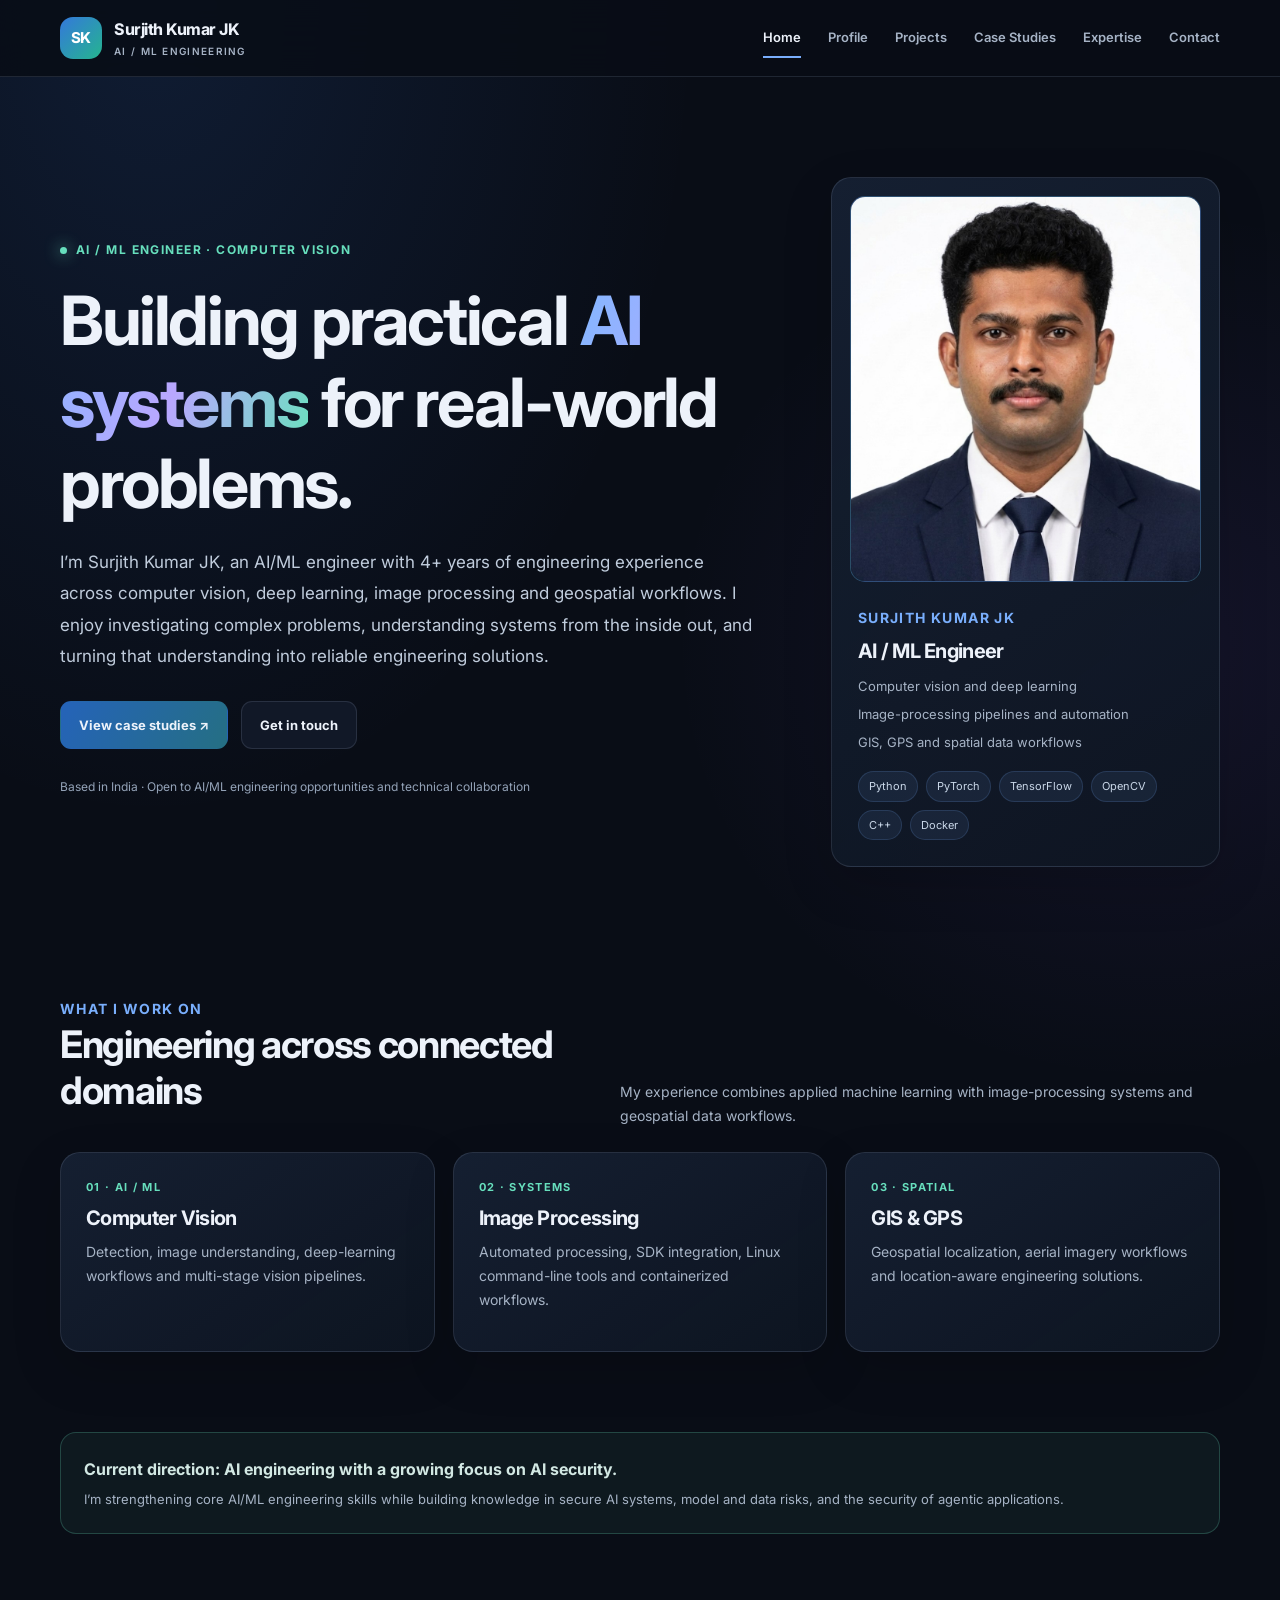
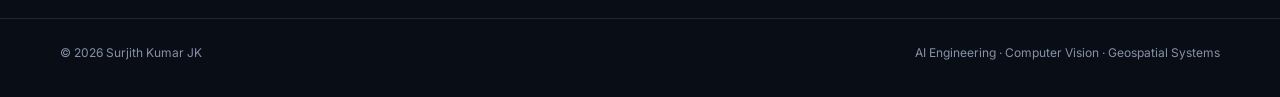
<file: index.html>
<!doctype html>
<html lang="en">
<head>
  <meta charset="utf-8">
  <meta name="viewport" content="width=device-width, initial-scale=1">
  <title>Surjith Kumar JK | AI/ML Engineer</title>
  <meta name="description" content="Surjith Kumar JK — AI/ML Engineer focused on computer vision, image processing and geospatial engineering.">
  <meta name="author" content="Surjith Kumar JK">
  <meta name="theme-color" content="#090d16">
  <link rel="canonical" href="https://surjithkumar-jk.github.io/">
  <meta property="og:type" content="website">
  <meta property="og:title" content="Surjith Kumar JK | AI/ML Engineer">
  <meta property="og:description" content="Surjith Kumar JK — AI/ML Engineer focused on computer vision, image processing and geospatial engineering.">
  <meta property="og:url" content="https://surjithkumar-jk.github.io/">
  <meta name="twitter:card" content="summary">
  <link rel="icon" href="assets/favicon.svg" type="image/svg+xml">
  <link rel="preconnect" href="https://fonts.googleapis.com">
  <link rel="preconnect" href="https://fonts.gstatic.com" crossorigin>
  <link href="https://fonts.googleapis.com/css2?family=Inter:wght@400;500;600;700;800&display=swap" rel="stylesheet">
  <link rel="stylesheet" href="assets/styles.css">
</head>
<body>
<a class="skip-link" href="#main">Skip to content</a>
<header class="site-header">
  <div class="container nav-wrap">
    <a class="brand" href="index.html" aria-label="Surjith Kumar JK home">
      <span class="brand-mark" aria-hidden="true">SK</span><span>Surjith Kumar JK<small>AI / ML Engineering</small></span>
    </a>
    <button class="menu-toggle" type="button" aria-label="Toggle navigation" aria-expanded="false" aria-controls="site-nav">&#9776;</button>
    <nav class="nav-links" id="site-nav" aria-label="Main navigation">
      <a href="index.html" aria-current="page">Home</a>
      <a href="profile.html">Profile</a>
      <a href="projects.html">Projects</a>
      <a href="case-studies.html">Case Studies</a>
      <a href="expertise.html">Expertise</a>
      <a href="contact.html">Contact</a>
    </nav>
  </div>
</header>
<main id="main">
<div class="container">
  <section class="hero">
    <div>
      <span class="eyebrow">AI / ML Engineer · Computer Vision</span>
      <h1>Building practical <span class="gradient">AI systems</span> for real-world problems.</h1>
      <p class="lead">I’m Surjith Kumar JK, an AI/ML engineer with 4+ years of engineering experience across computer vision, deep learning, image processing and geospatial workflows. I enjoy investigating complex problems, understanding systems from the inside out, and turning that understanding into reliable engineering solutions.</p>
      <div class="hero-actions">
        <a class="button primary" href="case-studies.html">View case studies &#8599;</a>
        <a class="button" href="contact.html">Get in touch</a>
      </div>
      <p class="note">Based in India · Open to AI/ML engineering opportunities and technical collaboration</p>
    </div>
    <aside class="hero-panel hero-profile-card">
      <div class="profile-photo-frame home-photo-frame">
        <span class="photo-fallback" aria-hidden="true">SK</span>
        <img class="profile-photo" src="assets/images/SurjithKumar-JK.jpg" alt="Portrait of Surjith Kumar JK" width="640" height="800" decoding="async" onerror="this.remove()">
      </div>
      <div class="profile-card-copy">
        <span class="small-title">Surjith Kumar JK</span>
        <h3>AI / ML Engineer</h3>
        <p>Computer vision and deep learning</p>
        <p>Image-processing pipelines and automation</p>
        <p>GIS, GPS and spatial data workflows</p>
        <div class="tag-list"><span class="tag">Python</span><span class="tag">PyTorch</span><span class="tag">TensorFlow</span><span class="tag">OpenCV</span><span class="tag">C++</span><span class="tag">Docker</span></div>
      </div>
    </aside>
  </section>

  <section class="section">
    <div class="section-head"><div><span class="small-title">What I work on</span><h2>Engineering across connected domains</h2></div><p>My experience combines applied machine learning with image-processing systems and geospatial data workflows.</p></div>
    <div class="grid three">
      <article class="card"><div class="kicker">01 · AI / ML</div><h3>Computer Vision</h3><p>Detection, image understanding, deep-learning workflows and multi-stage vision pipelines.</p></article>
      <article class="card"><div class="kicker">02 · Systems</div><h3>Image Processing</h3><p>Automated processing, SDK integration, Linux command-line tools and containerized workflows.</p></article>
      <article class="card"><div class="kicker">03 · Spatial</div><h3>GIS &amp; GPS</h3><p>Geospatial localization, aerial imagery workflows and location-aware engineering solutions.</p></article>
    </div>
  </section>

  <section class="section">
    <div class="callout"><strong>Current direction: AI engineering with a growing focus on AI security.</strong><p>I’m strengthening core AI/ML engineering skills while building knowledge in secure AI systems, model and data risks, and the security of agentic applications.</p></div>
  </section>
</div>
</main>
<footer class="site-footer">
  <div class="container footer-row">
    <span>&copy; <span data-year>2026</span> Surjith Kumar JK</span>
    <span>AI Engineering · Computer Vision · Geospatial Systems</span>
  </div>
</footer>
<script src="assets/script.js" defer></script>
</body>
</html>
</file>
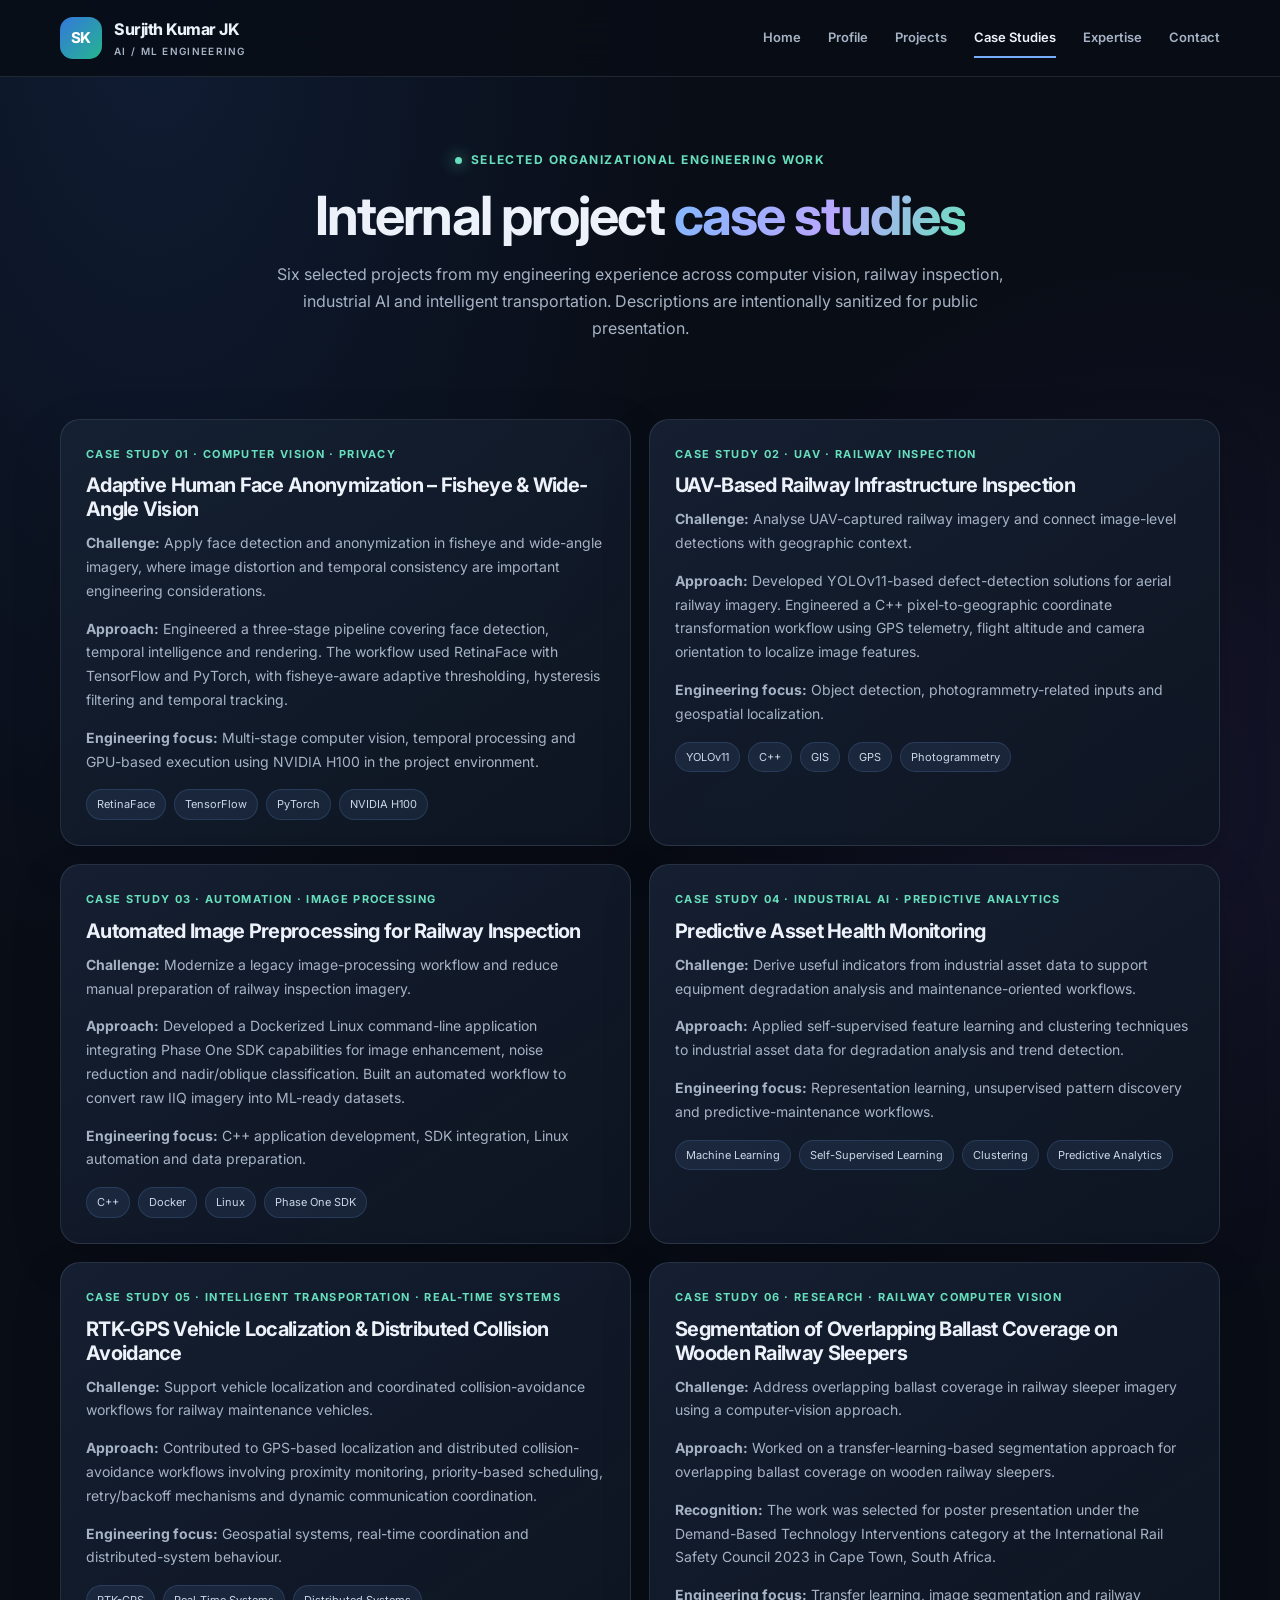
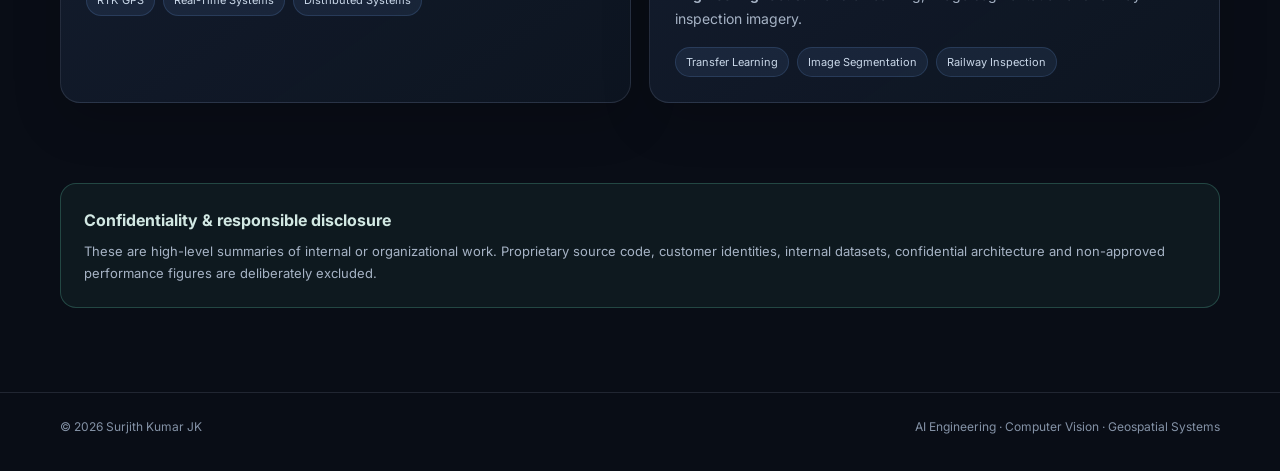
<file: case-studies.html>
<!doctype html>
<html lang="en">
<head>
  <meta charset="utf-8">
  <meta name="viewport" content="width=device-width, initial-scale=1">
  <title>Case Studies | Surjith Kumar JK</title>
  <meta name="description" content="Sanitized case studies from internal AI, computer vision, railway inspection and intelligent transportation engineering projects.">
  <meta name="author" content="Surjith Kumar JK">
  <meta name="theme-color" content="#090d16">
  <link rel="canonical" href="https://surjithkumar-jk.github.io/case-studies.html">
  <meta property="og:type" content="website">
  <meta property="og:title" content="Case Studies | Surjith Kumar JK">
  <meta property="og:description" content="Sanitized case studies from internal AI, computer vision, railway inspection and intelligent transportation engineering projects.">
  <meta property="og:url" content="https://surjithkumar-jk.github.io/case-studies.html">
  <meta name="twitter:card" content="summary">
  <link rel="icon" href="assets/favicon.svg" type="image/svg+xml">
  <link rel="preconnect" href="https://fonts.googleapis.com">
  <link rel="preconnect" href="https://fonts.gstatic.com" crossorigin>
  <link href="https://fonts.googleapis.com/css2?family=Inter:wght@400;500;600;700;800&display=swap" rel="stylesheet">
  <link rel="stylesheet" href="assets/styles.css">
</head>
<body>
<a class="skip-link" href="#main">Skip to content</a>
<header class="site-header">
  <div class="container nav-wrap">
    <a class="brand" href="index.html" aria-label="Surjith Kumar JK home">
      <span class="brand-mark" aria-hidden="true">SK</span><span>Surjith Kumar JK<small>AI / ML Engineering</small></span>
    </a>
    <button class="menu-toggle" type="button" aria-label="Toggle navigation" aria-expanded="false" aria-controls="site-nav">&#9776;</button>
    <nav class="nav-links" id="site-nav" aria-label="Main navigation">
      <a href="index.html">Home</a>
      <a href="profile.html">Profile</a>
      <a href="projects.html">Projects</a>
      <a href="case-studies.html" aria-current="page">Case Studies</a>
      <a href="expertise.html">Expertise</a>
      <a href="contact.html">Contact</a>
    </nav>
  </div>
</header>
<main id="main">
<div class="container">
  <header class="page-intro">
    <span class="eyebrow">Selected organizational engineering work</span>
    <h1>Internal project <span class="gradient">case studies</span></h1>
    <p>Six selected projects from my engineering experience across computer vision, railway inspection, industrial AI and intelligent transportation. Descriptions are intentionally sanitized for public presentation.</p>
  </header>

  <section class="section">
    <div class="grid">
      <article class="card">
        <div class="kicker">Case study 01 · Computer vision · Privacy</div>
        <h3>Adaptive Human Face Anonymization – Fisheye &amp; Wide-Angle Vision</h3>
        <p><strong>Challenge:</strong> Apply face detection and anonymization in fisheye and wide-angle imagery, where image distortion and temporal consistency are important engineering considerations.</p>
        <p><strong>Approach:</strong> Engineered a three-stage pipeline covering face detection, temporal intelligence and rendering. The workflow used RetinaFace with TensorFlow and PyTorch, with fisheye-aware adaptive thresholding, hysteresis filtering and temporal tracking.</p>
        <p><strong>Engineering focus:</strong> Multi-stage computer vision, temporal processing and GPU-based execution using NVIDIA H100 in the project environment.</p>
        <div class="tag-list"><span class="tag">RetinaFace</span><span class="tag">TensorFlow</span><span class="tag">PyTorch</span><span class="tag">NVIDIA H100</span></div>
      </article>
      <article class="card">
        <div class="kicker">Case study 02 · UAV · Railway inspection</div>
        <h3>UAV-Based Railway Infrastructure Inspection</h3>
        <p><strong>Challenge:</strong> Analyse UAV-captured railway imagery and connect image-level detections with geographic context.</p>
        <p><strong>Approach:</strong> Developed YOLOv11-based defect-detection solutions for aerial railway imagery. Engineered a C++ pixel-to-geographic coordinate transformation workflow using GPS telemetry, flight altitude and camera orientation to localize image features.</p>
        <p><strong>Engineering focus:</strong> Object detection, photogrammetry-related inputs and geospatial localization.</p>
        <div class="tag-list"><span class="tag">YOLOv11</span><span class="tag">C++</span><span class="tag">GIS</span><span class="tag">GPS</span><span class="tag">Photogrammetry</span></div>
      </article>
      <article class="card">
        <div class="kicker">Case study 03 · Automation · Image processing</div>
        <h3>Automated Image Preprocessing for Railway Inspection</h3>
        <p><strong>Challenge:</strong> Modernize a legacy image-processing workflow and reduce manual preparation of railway inspection imagery.</p>
        <p><strong>Approach:</strong> Developed a Dockerized Linux command-line application integrating Phase One SDK capabilities for image enhancement, noise reduction and nadir/oblique classification. Built an automated workflow to convert raw IIQ imagery into ML-ready datasets.</p>
        <p><strong>Engineering focus:</strong> C++ application development, SDK integration, Linux automation and data preparation.</p>
        <div class="tag-list"><span class="tag">C++</span><span class="tag">Docker</span><span class="tag">Linux</span><span class="tag">Phase One SDK</span></div>
      </article>
      <article class="card">
        <div class="kicker">Case study 04 · Industrial AI · Predictive analytics</div>
        <h3>Predictive Asset Health Monitoring</h3>
        <p><strong>Challenge:</strong> Derive useful indicators from industrial asset data to support equipment degradation analysis and maintenance-oriented workflows.</p>
        <p><strong>Approach:</strong> Applied self-supervised feature learning and clustering techniques to industrial asset data for degradation analysis and trend detection.</p>
        <p><strong>Engineering focus:</strong> Representation learning, unsupervised pattern discovery and predictive-maintenance workflows.</p>
        <div class="tag-list"><span class="tag">Machine Learning</span><span class="tag">Self-Supervised Learning</span><span class="tag">Clustering</span><span class="tag">Predictive Analytics</span></div>
      </article>
      <article class="card">
        <div class="kicker">Case study 05 · Intelligent transportation · Real-time systems</div>
        <h3>RTK-GPS Vehicle Localization &amp; Distributed Collision Avoidance</h3>
        <p><strong>Challenge:</strong> Support vehicle localization and coordinated collision-avoidance workflows for railway maintenance vehicles.</p>
        <p><strong>Approach:</strong> Contributed to GPS-based localization and distributed collision-avoidance workflows involving proximity monitoring, priority-based scheduling, retry/backoff mechanisms and dynamic communication coordination.</p>
        <p><strong>Engineering focus:</strong> Geospatial systems, real-time coordination and distributed-system behaviour.</p>
        <div class="tag-list"><span class="tag">RTK-GPS</span><span class="tag">Real-Time Systems</span><span class="tag">Distributed Systems</span></div>
      </article>
      <article class="card">
        <div class="kicker">Case study 06 · Research · Railway computer vision</div>
        <h3>Segmentation of Overlapping Ballast Coverage on Wooden Railway Sleepers</h3>
        <p><strong>Challenge:</strong> Address overlapping ballast coverage in railway sleeper imagery using a computer-vision approach.</p>
        <p><strong>Approach:</strong> Worked on a transfer-learning-based segmentation approach for overlapping ballast coverage on wooden railway sleepers.</p>
        <p><strong>Recognition:</strong> The work was selected for poster presentation under the Demand-Based Technology Interventions category at the International Rail Safety Council 2023 in Cape Town, South Africa.</p>
        <p><strong>Engineering focus:</strong> Transfer learning, image segmentation and railway inspection imagery.</p>
        <div class="tag-list"><span class="tag">Transfer Learning</span><span class="tag">Image Segmentation</span><span class="tag">Railway Inspection</span></div>
      </article>
    </div>
  </section>

  <section class="section">
    <div class="callout">
      <strong>Confidentiality &amp; responsible disclosure</strong>
      <p>These are high-level summaries of internal or organizational work. Proprietary source code, customer identities, internal datasets, confidential architecture and non-approved performance figures are deliberately excluded.</p>
    </div>
  </section>
</div>
</main>
<footer class="site-footer">
  <div class="container footer-row">
    <span>&copy; <span data-year>2026</span> Surjith Kumar JK</span>
    <span>AI Engineering · Computer Vision · Geospatial Systems</span>
  </div>
</footer>
<script src="assets/script.js" defer></script>
</body>
</html>
</file>
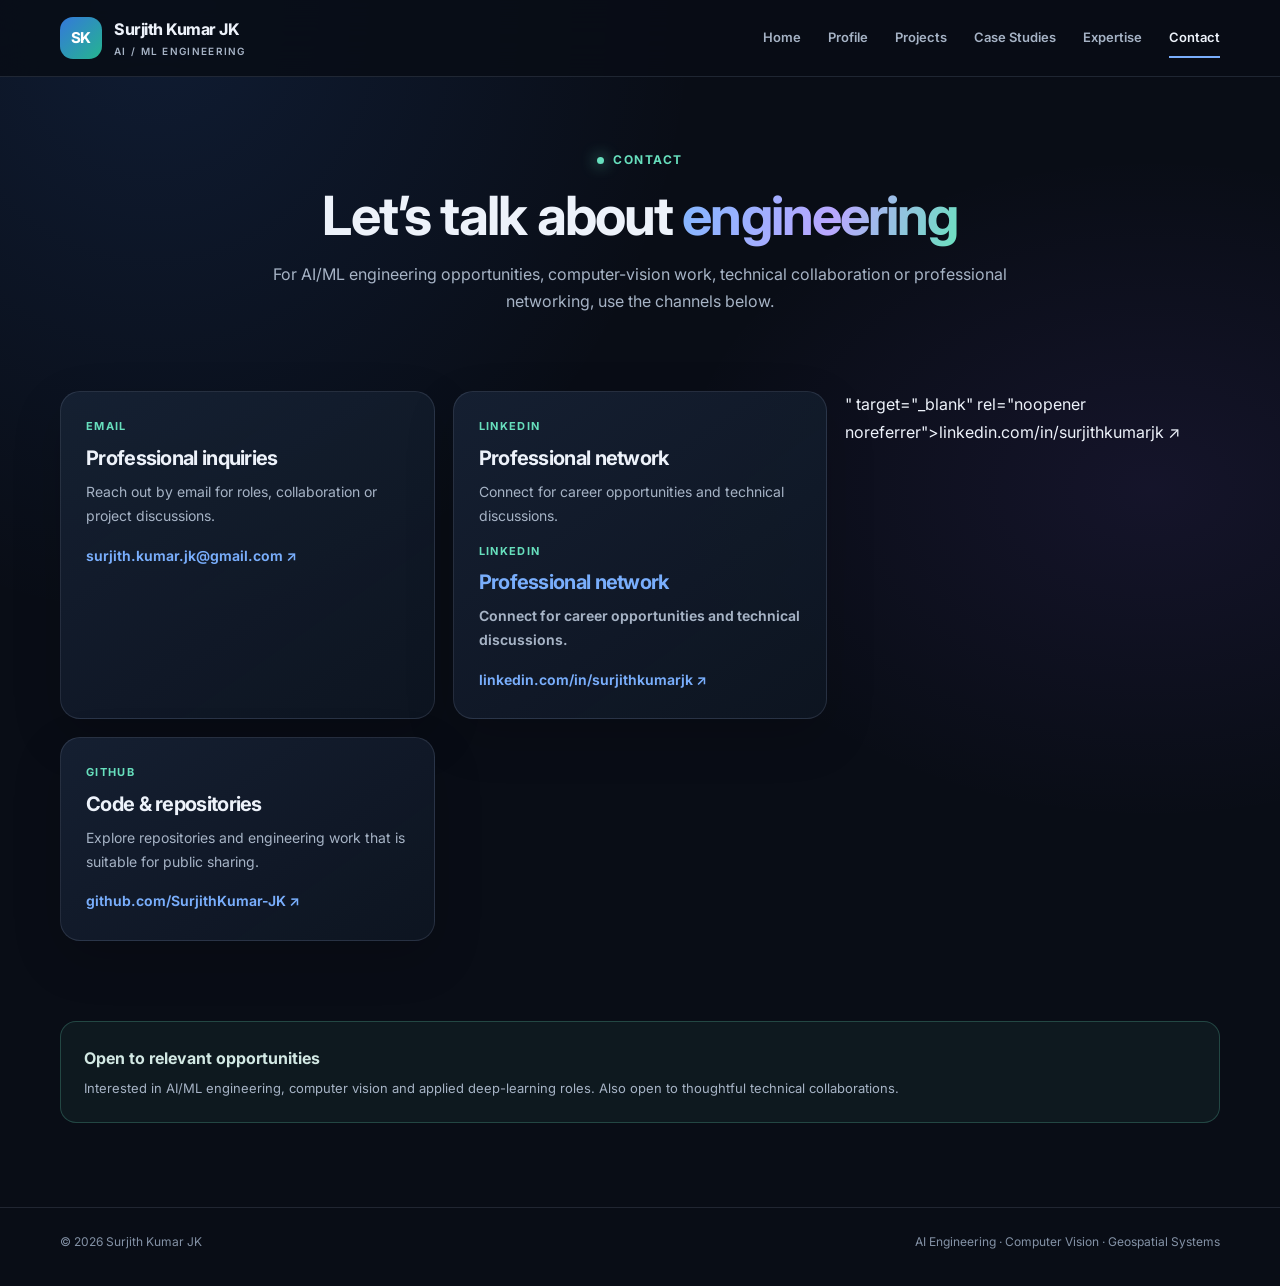
<file: contact.html>
<!doctype html>
<html lang="en">
<head>
  <meta charset="utf-8">
  <meta name="viewport" content="width=device-width, initial-scale=1">
  <title>Contact | Surjith Kumar JK</title>
  <meta name="description" content="Contact Surjith Kumar JK for AI/ML engineering opportunities and collaboration.">
  <meta name="author" content="Surjith Kumar JK">
  <meta name="theme-color" content="#090d16">
  <link rel="canonical" href="https://surjithkumar-jk.github.io/contact.html">
  <meta property="og:type" content="website">
  <meta property="og:title" content="Contact | Surjith Kumar JK">
  <meta property="og:description" content="Contact Surjith Kumar JK for AI/ML engineering opportunities and collaboration.">
  <meta property="og:url" content="https://surjithkumar-jk.github.io/contact.html">
  <meta name="twitter:card" content="summary">
  <link rel="icon" href="assets/favicon.svg" type="image/svg+xml">
  <link rel="preconnect" href="https://fonts.googleapis.com">
  <link rel="preconnect" href="https://fonts.gstatic.com" crossorigin>
  <link href="https://fonts.googleapis.com/css2?family=Inter:wght@400;500;600;700;800&display=swap" rel="stylesheet">
  <link rel="stylesheet" href="assets/styles.css">
</head>
<body>
<a class="skip-link" href="#main">Skip to content</a>
<header class="site-header">
  <div class="container nav-wrap">
    <a class="brand" href="index.html" aria-label="Surjith Kumar JK home">
      <span class="brand-mark" aria-hidden="true">SK</span><span>Surjith Kumar JK<small>AI / ML Engineering</small></span>
    </a>
    <button class="menu-toggle" type="button" aria-label="Toggle navigation" aria-expanded="false" aria-controls="site-nav">&#9776;</button>
    <nav class="nav-links" id="site-nav" aria-label="Main navigation">
      <a href="index.html">Home</a>
      <a href="profile.html">Profile</a>
      <a href="projects.html">Projects</a>
      <a href="case-studies.html">Case Studies</a>
      <a href="expertise.html">Expertise</a>
      <a href="contact.html" aria-current="page">Contact</a>
    </nav>
  </div>
</header>
<main id="main">
<div class="container">
  <header class="page-intro"><span class="eyebrow">Contact</span><h1>Let’s talk about <span class="gradient">engineering</span></h1><p>For AI/ML engineering opportunities, computer-vision work, technical collaboration or professional networking, use the channels below.</p></header>

  <section class="section">
    <div class="grid three">
      <article class="card"><div class="kicker">Email</div><h3>Professional inquiries</h3><p>Reach out by email for roles, collaboration or project discussions.</p><a class="card-link" href="mailto:surjith.kumar.jk@gmail.com">surjith.kumar.jk@gmail.com &#8599;</a></article>
      <article class="card"><div class="kicker">LinkedIn</div><h3>Professional network</h3><p>Connect for career opportunities and technical discussions.</p><a class="card-link" href="      <article class="card"><div class="kicker">LinkedIn</div><h3>Professional network</h3><p>Connect for career opportunities and technical discussions.</p><a class="card-link" href="https://www.linkedin.com/in/surjithkumarjk" target="_blank" rel="noopener noreferrer">linkedin.com/in/surjithkumarjk &#8599;</a></article>
" target="_blank" rel="noopener noreferrer">linkedin.com/in/surjithkumarjk &#8599;</a></article>
      <article class="card"><div class="kicker">GitHub</div><h3>Code &amp; repositories</h3><p>Explore repositories and engineering work that is suitable for public sharing.</p><a class="card-link" href="https://github.com/SurjithKumar-JK" target="_blank" rel="noopener noreferrer">github.com/SurjithKumar-JK &#8599;</a></article>
    </div>
  </section>

  <section class="section">
    <div class="callout"><strong>Open to relevant opportunities</strong><p>Interested in AI/ML engineering, computer vision and applied deep-learning roles. Also open to thoughtful technical collaborations.</p></div>
  </section>
</div>
</main>
<footer class="site-footer">
  <div class="container footer-row">
    <span>&copy; <span data-year>2026</span> Surjith Kumar JK</span>
    <span>AI Engineering · Computer Vision · Geospatial Systems</span>
  </div>
</footer>
<script src="assets/script.js" defer></script>
</body>
</html>
</file>
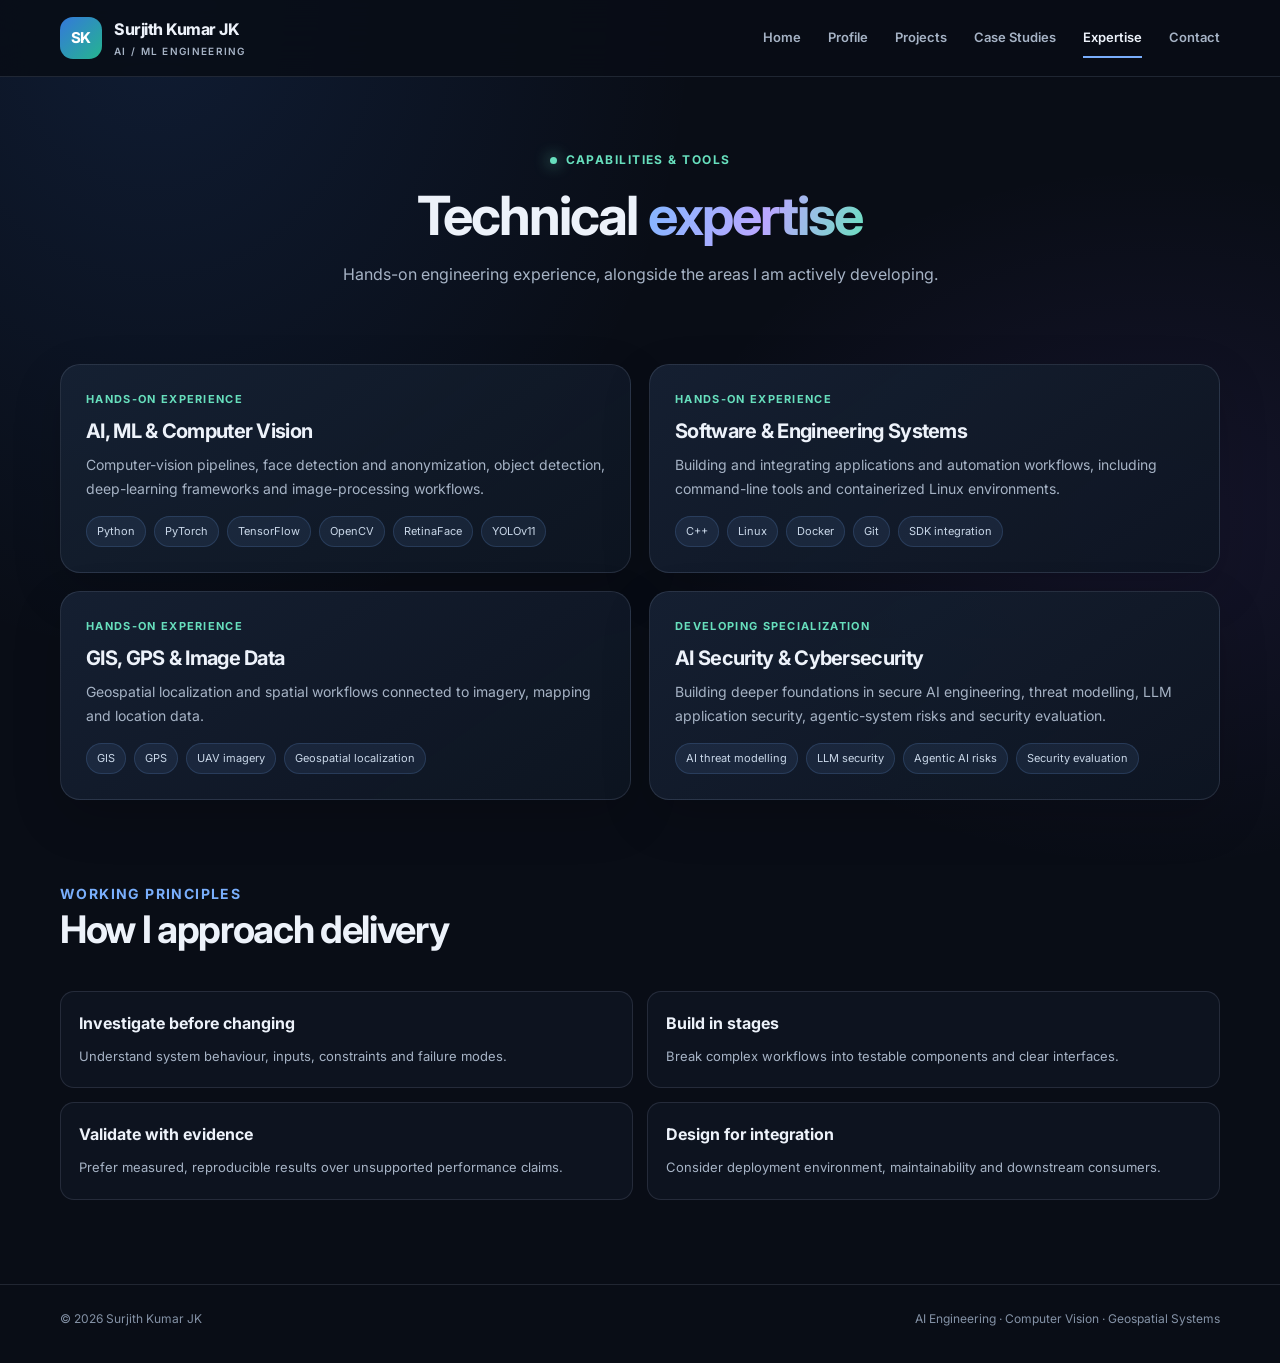
<file: expertise.html>
<!doctype html>
<html lang="en">
<head>
  <meta charset="utf-8">
  <meta name="viewport" content="width=device-width, initial-scale=1">
  <title>Expertise | Surjith Kumar JK</title>
  <meta name="description" content="Technical expertise in computer vision, deep learning, image processing and geospatial engineering, with a developing focus on AI security.">
  <meta name="author" content="Surjith Kumar JK">
  <meta name="theme-color" content="#090d16">
  <link rel="canonical" href="https://surjithkumar-jk.github.io/expertise.html">
  <meta property="og:type" content="website">
  <meta property="og:title" content="Expertise | Surjith Kumar JK">
  <meta property="og:description" content="Technical expertise in computer vision, deep learning, image processing and geospatial engineering, with a developing focus on AI security.">
  <meta property="og:url" content="https://surjithkumar-jk.github.io/expertise.html">
  <meta name="twitter:card" content="summary">
  <link rel="icon" href="assets/favicon.svg" type="image/svg+xml">
  <link rel="preconnect" href="https://fonts.googleapis.com">
  <link rel="preconnect" href="https://fonts.gstatic.com" crossorigin>
  <link href="https://fonts.googleapis.com/css2?family=Inter:wght@400;500;600;700;800&display=swap" rel="stylesheet">
  <link rel="stylesheet" href="assets/styles.css">
</head>
<body>
<a class="skip-link" href="#main">Skip to content</a>
<header class="site-header">
  <div class="container nav-wrap">
    <a class="brand" href="index.html" aria-label="Surjith Kumar JK home">
      <span class="brand-mark" aria-hidden="true">SK</span><span>Surjith Kumar JK<small>AI / ML Engineering</small></span>
    </a>
    <button class="menu-toggle" type="button" aria-label="Toggle navigation" aria-expanded="false" aria-controls="site-nav">&#9776;</button>
    <nav class="nav-links" id="site-nav" aria-label="Main navigation">
      <a href="index.html">Home</a>
      <a href="profile.html">Profile</a>
      <a href="projects.html">Projects</a>
      <a href="case-studies.html">Case Studies</a>
      <a href="expertise.html" aria-current="page">Expertise</a>
      <a href="contact.html">Contact</a>
    </nav>
  </div>
</header>
<main id="main">
<div class="container">
  <header class="page-intro"><span class="eyebrow">Capabilities &amp; tools</span><h1>Technical <span class="gradient">expertise</span></h1><p>Hands-on engineering experience, alongside the areas I am actively developing.</p></header>

  <section class="section">
    <div class="grid">
      <article class="card"><div class="kicker">Hands-on experience</div><h3>AI, ML &amp; Computer Vision</h3><p>Computer-vision pipelines, face detection and anonymization, object detection, deep-learning frameworks and image-processing workflows.</p><div class="tag-list"><span class="tag">Python</span><span class="tag">PyTorch</span><span class="tag">TensorFlow</span><span class="tag">OpenCV</span><span class="tag">RetinaFace</span><span class="tag">YOLOv11</span></div></article>
      <article class="card"><div class="kicker">Hands-on experience</div><h3>Software &amp; Engineering Systems</h3><p>Building and integrating applications and automation workflows, including command-line tools and containerized Linux environments.</p><div class="tag-list"><span class="tag">C++</span><span class="tag">Linux</span><span class="tag">Docker</span><span class="tag">Git</span><span class="tag">SDK integration</span></div></article>
      <article class="card"><div class="kicker">Hands-on experience</div><h3>GIS, GPS &amp; Image Data</h3><p>Geospatial localization and spatial workflows connected to imagery, mapping and location data.</p><div class="tag-list"><span class="tag">GIS</span><span class="tag">GPS</span><span class="tag">UAV imagery</span><span class="tag">Geospatial localization</span></div></article>
      <article class="card"><div class="kicker">Developing specialization</div><h3>AI Security &amp; Cybersecurity</h3><p>Building deeper foundations in secure AI engineering, threat modelling, LLM application security, agentic-system risks and security evaluation.</p><div class="tag-list"><span class="tag">AI threat modelling</span><span class="tag">LLM security</span><span class="tag">Agentic AI risks</span><span class="tag">Security evaluation</span></div></article>
    </div>
  </section>

  <section class="section">
    <div class="section-head"><div><span class="small-title">Working principles</span><h2>How I approach delivery</h2></div></div>
    <div class="detail-list">
      <div class="detail"><strong>Investigate before changing</strong><span>Understand system behaviour, inputs, constraints and failure modes.</span></div>
      <div class="detail"><strong>Build in stages</strong><span>Break complex workflows into testable components and clear interfaces.</span></div>
      <div class="detail"><strong>Validate with evidence</strong><span>Prefer measured, reproducible results over unsupported performance claims.</span></div>
      <div class="detail"><strong>Design for integration</strong><span>Consider deployment environment, maintainability and downstream consumers.</span></div>
    </div>
  </section>
</div>
</main>
<footer class="site-footer">
  <div class="container footer-row">
    <span>&copy; <span data-year>2026</span> Surjith Kumar JK</span>
    <span>AI Engineering · Computer Vision · Geospatial Systems</span>
  </div>
</footer>
<script src="assets/script.js" defer></script>
</body>
</html>
</file>
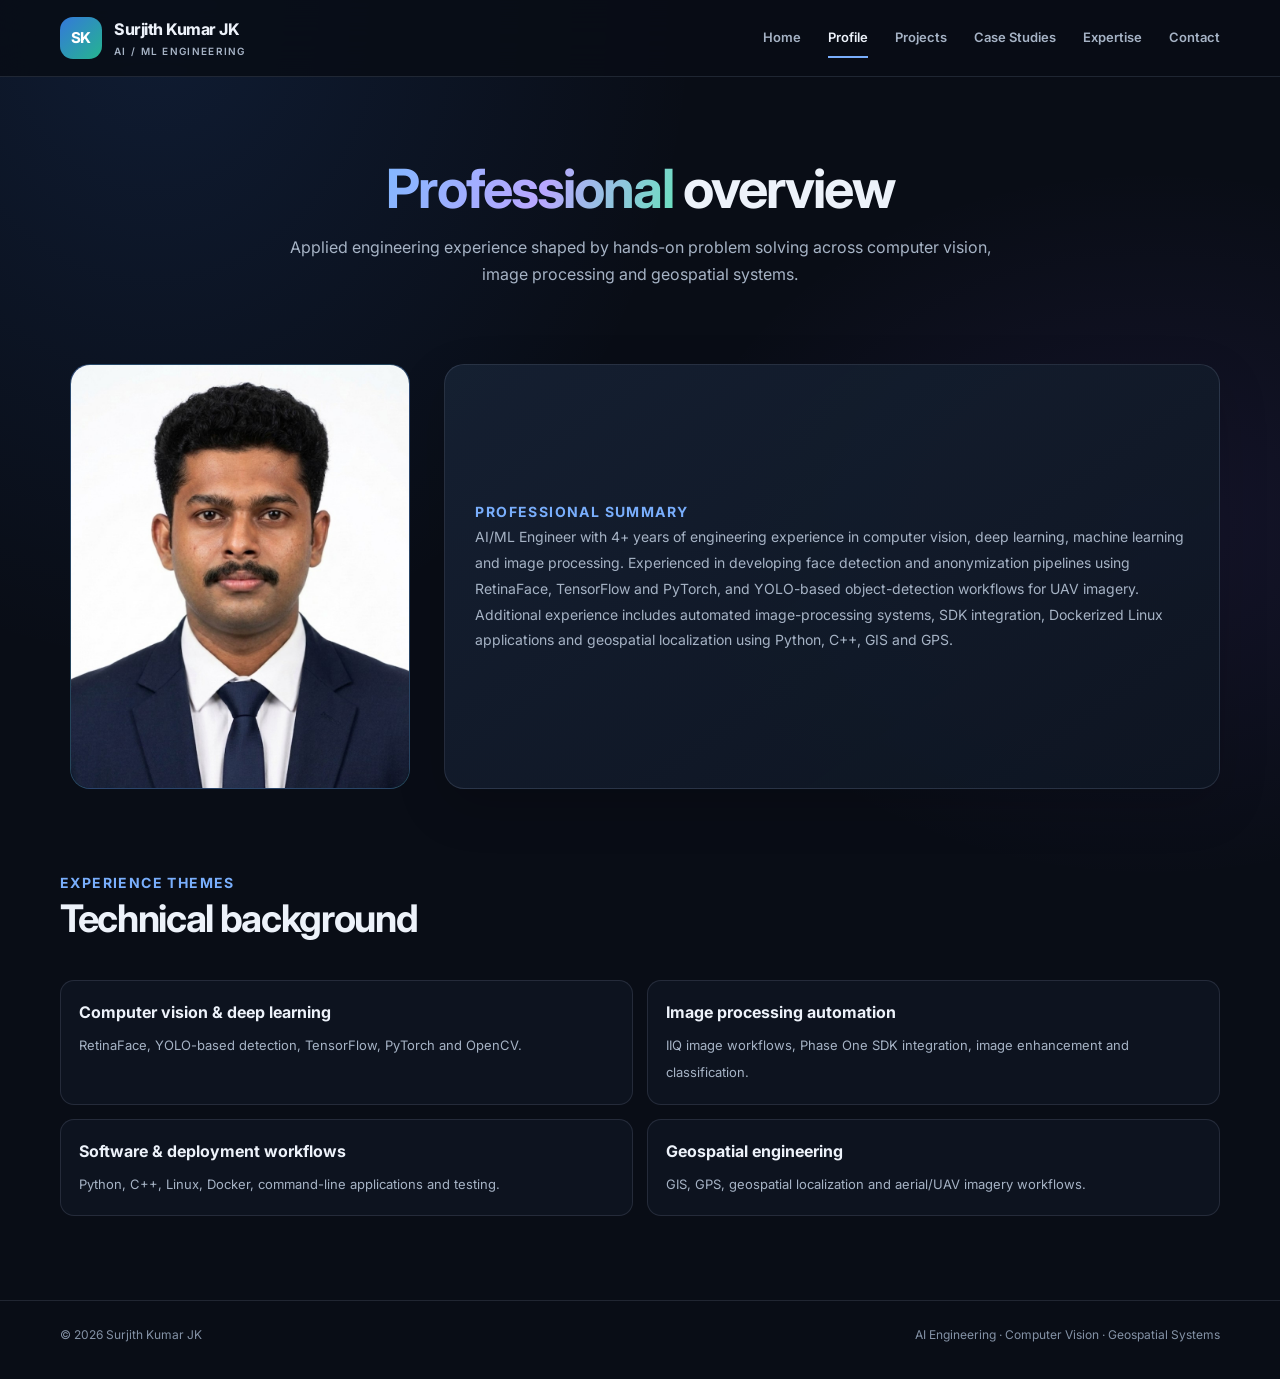
<file: profile.html>
<!doctype html>
<html lang="en">
<head>
  <meta charset="utf-8">
  <meta name="viewport" content="width=device-width, initial-scale=1">
  <title>Profile | Surjith Kumar JK</title>
  <meta name="description" content="Professional profile, engineering approach and technical background of Surjith Kumar JK.">
  <meta name="author" content="Surjith Kumar JK">
  <meta name="theme-color" content="#090d16">
  <link rel="canonical" href="https://surjithkumar-jk.github.io/profile.html">
  <meta property="og:type" content="website">
  <meta property="og:title" content="Profile | Surjith Kumar JK">
  <meta property="og:description" content="Professional profile, engineering approach and technical background of Surjith Kumar JK.">
  <meta property="og:url" content="https://surjithkumar-jk.github.io/profile.html">
  <meta name="twitter:card" content="summary">
  <link rel="icon" href="assets/favicon.svg" type="image/svg+xml">
  <link rel="preconnect" href="https://fonts.googleapis.com">
  <link rel="preconnect" href="https://fonts.gstatic.com" crossorigin>
  <link href="https://fonts.googleapis.com/css2?family=Inter:wght@400;500;600;700;800&display=swap" rel="stylesheet">
  <link rel="stylesheet" href="assets/styles.css">
</head>
<body>
<a class="skip-link" href="#main">Skip to content</a>
<header class="site-header">
  <div class="container nav-wrap">
    <a class="brand" href="index.html" aria-label="Surjith Kumar JK home">
      <span class="brand-mark" aria-hidden="true">SK</span><span>Surjith Kumar JK<small>AI / ML Engineering</small></span>
    </a>
    <button class="menu-toggle" type="button" aria-label="Toggle navigation" aria-expanded="false" aria-controls="site-nav">&#9776;</button>
    <nav class="nav-links" id="site-nav" aria-label="Main navigation">
      <a href="index.html">Home</a>
      <a href="profile.html" aria-current="page">Profile</a>
      <a href="projects.html">Projects</a>
      <a href="case-studies.html">Case Studies</a>
      <a href="expertise.html">Expertise</a>
      <a href="contact.html">Contact</a>
    </nav>
  </div>
</header>
<main id="main">
<div class="container">
     <header class="page-intro"><h1><span class="gradient">Professional</span> overview</h1><p>Applied engineering experience shaped by hands-on problem solving across computer vision, image processing and geospatial systems.</p></header>
  <section class="section">
    <div class="profile-overview">
      <div class="profile-photo-frame profile-page-photo">
        <span class="photo-fallback" aria-hidden="true">SK</span>
        <img class="profile-photo" src="assets/images/SurjithKumar-JK.jpg" alt="Portrait of Surjith Kumar JK" width="640" height="800" decoding="async" onerror="this.remove()">
      </div>
      <div class="feature-panel card profile-summary-card">
        <span class="small-title">Professional summary</span>
        <p class="lead">AI/ML Engineer with 4+ years of engineering experience in computer vision, deep learning, machine learning and image processing. Experienced in developing face detection and anonymization pipelines using RetinaFace, TensorFlow and PyTorch, and YOLO-based object-detection workflows for UAV imagery. Additional experience includes automated image-processing systems, SDK integration, Dockerized Linux applications and geospatial localization using Python, C++, GIS and GPS.</p>
      </div>
    </div>
  </section>

  <section class="section">
    <div class="section-head"><div><span class="small-title">Experience themes</span><h2>Technical background</h2></div></div>
    <div class="detail-list">
      <div class="detail"><strong>Computer vision &amp; deep learning</strong><span>RetinaFace, YOLO-based detection, TensorFlow, PyTorch and OpenCV.</span></div>
      <div class="detail"><strong>Image processing automation</strong><span>IIQ image workflows, Phase One SDK integration, image enhancement and classification.</span></div>
      <div class="detail"><strong>Software &amp; deployment workflows</strong><span>Python, C++, Linux, Docker, command-line applications and testing.</span></div>
      <div class="detail"><strong>Geospatial engineering</strong><span>GIS, GPS, geospatial localization and aerial/UAV imagery workflows.</span></div>
    </div>
  </section>
</div>
</main>
<footer class="site-footer">
  <div class="container footer-row">
    <span>&copy; <span data-year>2026</span> Surjith Kumar JK</span>
    <span>AI Engineering · Computer Vision · Geospatial Systems</span>
  </div>
</footer>
<script src="assets/script.js" defer></script>
</body>
</html>
</file>
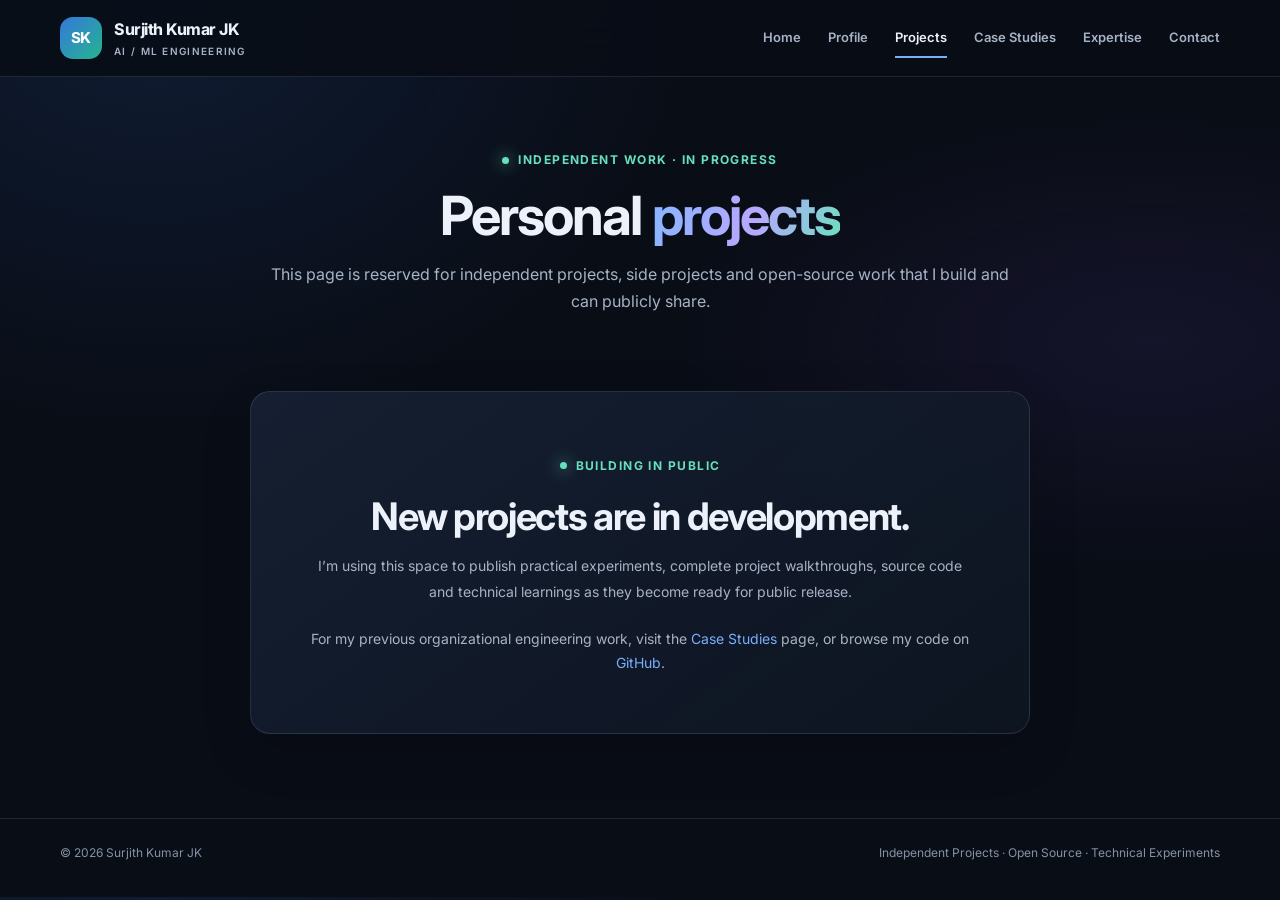
<file: projects.html>
<!doctype html>
<html lang="en">
<head>
  <meta charset="utf-8">
  <meta name="viewport" content="width=device-width, initial-scale=1">
  <title>Projects | Surjith Kumar JK</title>
  <meta name="description" content="Independent AI, computer vision and software projects by Surjith Kumar JK.">
  <meta name="author" content="Surjith Kumar JK">
  <meta name="theme-color" content="#090d16">
  <link rel="canonical" href="https://surjithkumar-jk.github.io/projects.html">
  <meta property="og:type" content="website">
  <meta property="og:title" content="Projects | Surjith Kumar JK">
  <meta property="og:description" content="Independent AI, computer vision and software projects by Surjith Kumar JK.">
  <meta property="og:url" content="https://surjithkumar-jk.github.io/projects.html">
  <meta name="twitter:card" content="summary">
  <link rel="icon" href="assets/favicon.svg" type="image/svg+xml">
  <link rel="preconnect" href="https://fonts.googleapis.com">
  <link rel="preconnect" href="https://fonts.gstatic.com" crossorigin>
  <link href="https://fonts.googleapis.com/css2?family=Inter:wght@400;500;600;700;800&display=swap" rel="stylesheet">
  <link rel="stylesheet" href="assets/styles.css">
</head>
<body>
<a class="skip-link" href="#main">Skip to content</a>
<header class="site-header">
  <div class="container nav-wrap">
    <a class="brand" href="index.html" aria-label="Surjith Kumar JK home">
      <span class="brand-mark" aria-hidden="true">SK</span><span>Surjith Kumar JK<small>AI / ML Engineering</small></span>
    </a>
    <button class="menu-toggle" type="button" aria-label="Toggle navigation" aria-expanded="false" aria-controls="site-nav">&#9776;</button>
    <nav class="nav-links" id="site-nav" aria-label="Main navigation">
      <a href="index.html">Home</a>
      <a href="profile.html">Profile</a>
      <a href="projects.html" aria-current="page">Projects</a>
      <a href="case-studies.html">Case Studies</a>
      <a href="expertise.html">Expertise</a>
      <a href="contact.html">Contact</a>
    </nav>
  </div>
</header>
<main id="main">
<div class="container">
  <header class="page-intro">
    <span class="eyebrow">Independent work · In progress</span>
    <h1>Personal <span class="gradient">projects</span></h1>
    <p>This page is reserved for independent projects, side projects and open-source work that I build and can publicly share.</p>
  </header>
  <section class="section">
    <div class="feature-panel card centered-panel">
      <span class="eyebrow">Building in public</span>
      <h2>New projects are in development.</h2>
      <p class="lead">I’m using this space to publish practical experiments, complete project walkthroughs, source code and technical learnings as they become ready for public release.</p>
      <p class="muted panel-note">For my previous organizational engineering work, visit the <a href="case-studies.html">Case Studies</a> page, or browse my code on <a href="https://github.com/SurjithKumar-JK" target="_blank" rel="noopener noreferrer">GitHub</a>.</p>
    </div>
  </section>
</div>
</main>
<footer class="site-footer">
  <div class="container footer-row">
    <span>&copy; <span data-year>2026</span> Surjith Kumar JK</span>
    <span>Independent Projects · Open Source · Technical Experiments</span>
  </div>
</footer>
<script src="assets/script.js" defer></script>
</body>
</html>
</file>
<file: assets/styles.css>
:root{color-scheme:dark;--bg:#090d16;--panel:#111827;--panel2:#151f30;--text:#edf2fa;--muted:#a6b3c5;--line:rgba(190,210,240,.13);--blue:#79aefc;--mint:#67dfbd;--violet:#b6a1ff;--max:1160px}
*{box-sizing:border-box}html{scroll-behavior:smooth;scroll-padding-top:90px}body{margin:0;background:radial-gradient(ellipse at 12% 0%,rgba(59,130,246,.13),transparent 34rem),radial-gradient(ellipse at 90% 38%,rgba(139,92,246,.09),transparent 30rem),var(--bg);color:var(--text);font-family:Inter,system-ui,-apple-system,Segoe UI,sans-serif;line-height:1.7}
a{color:var(--blue);text-decoration:none}a:hover{color:#b7d3ff}button,a{ -webkit-tap-highlight-color:transparent}button:focus-visible,a:focus-visible{outline:2px solid var(--mint);outline-offset:4px}
.container{width:min(var(--max),calc(100% - 44px));margin:auto}.site-header{position:sticky;top:0;z-index:20;background:rgba(9,13,22,.88);backdrop-filter:blur(18px);border-bottom:1px solid var(--line)}
.nav-wrap{min-height:76px;display:flex;align-items:center;justify-content:space-between;gap:24px}.brand{display:flex;align-items:center;gap:12px;color:var(--text);font-weight:750;letter-spacing:-.03em}.brand-mark{display:grid;place-items:center;width:42px;height:42px;border-radius:13px;background:linear-gradient(135deg,#3478db,#25b58f);color:white;font-size:15px}.brand small{display:block;color:var(--muted);font-size:10px;font-weight:600;letter-spacing:.13em;text-transform:uppercase}
.nav-links{display:flex;align-items:center;gap:clamp(14px,2.2vw,27px)}.nav-links a{color:var(--muted);font-size:13px;font-weight:600;padding:8px 0;border-bottom:2px solid transparent}.nav-links a:hover,.nav-links a[aria-current=page]{color:var(--text);border-color:var(--blue)}
.menu-toggle{display:none;background:var(--panel);border:1px solid var(--line);color:var(--text);border-radius:10px;padding:9px 12px;font-size:19px}
main{min-height:70vh}.hero{display:grid;grid-template-columns:1.35fr .75fr;gap:70px;align-items:center;padding:100px 0 82px}.eyebrow{display:inline-flex;gap:9px;align-items:center;color:var(--mint);font-size:12px;font-weight:700;letter-spacing:.12em;text-transform:uppercase}.eyebrow:before{content:"";width:7px;height:7px;border-radius:50%;background:var(--mint);box-shadow:0 0 15px var(--mint)}
h1,h2,h3,h4{line-height:1.2;letter-spacing:-.035em}h1{font-size:clamp(42px,6vw,68px);margin:18px 0 22px;max-width:780px}h2{font-size:clamp(27px,4vw,38px);margin:0 0 14px}h3{font-size:20px;margin:0 0 12px}.gradient{background:linear-gradient(110deg,#82b7ff,#b9a7ff 55%,#6be0bf);-webkit-background-clip:text;background-clip:text;color:transparent}
.lead{font-size:17px;line-height:1.85;color:#c0ccdc;max-width:720px}.muted{color:var(--muted)}.hero-actions{display:flex;gap:13px;flex-wrap:wrap;margin:28px 0}.button{display:inline-flex;align-items:center;justify-content:center;gap:9px;padding:12px 18px;border-radius:11px;font-weight:700;font-size:13px;border:1px solid var(--line);background:var(--panel);color:var(--text);transition:.2s}.button.primary{background:linear-gradient(120deg,#2563b9,#256f83);border-color:transparent}.button:hover{transform:translateY(-2px);border-color:var(--blue);color:white}
.hero-panel,.card,.feature-panel{background:linear-gradient(145deg,rgba(22,33,51,.94),rgba(14,21,34,.92));border:1px solid var(--line);border-radius:20px;box-shadow:0 18px 50px rgba(0,0,0,.16)}.hero-panel{padding:28px}.monogram{width:84px;height:84px;border-radius:22px;display:grid;place-items:center;font-size:28px;font-weight:800;background:linear-gradient(135deg,rgba(59,130,246,.25),rgba(16,185,129,.2));border:1px solid rgba(121,174,252,.3);margin-bottom:20px}.hero-panel p{margin:6px 0;color:var(--muted);font-size:13px}.tag-list{display:flex;gap:8px;flex-wrap:wrap;margin-top:18px}.tag{font-size:11px;color:#c9d7e8;background:rgba(121,174,252,.09);border:1px solid rgba(121,174,252,.16);padding:5px 10px;border-radius:999px}
.section{padding:46px 0 34px}.section-head{display:flex;justify-content:space-between;align-items:end;gap:24px;margin-bottom:24px}.section-head p{max-width:600px;margin:0;color:var(--muted);font-size:14px}
.grid{display:grid;grid-template-columns:repeat(2,minmax(0,1fr));gap:18px}.grid.three{grid-template-columns:repeat(3,minmax(0,1fr))}.card{padding:25px}.card p{color:var(--muted);font-size:14px;margin:0 0 14px}.card h3{margin-bottom:10px}.card .kicker{color:var(--mint);font-size:11px;text-transform:uppercase;letter-spacing:.12em;font-weight:700;margin-bottom:10px}.card ul{padding-left:19px;color:var(--muted);font-size:13px;margin:12px 0 0}.card li{margin:6px 0}
.page-intro{padding:68px 0 30px;text-align:center}.page-intro h1{font-size:clamp(36px,5vw,54px);margin:12px auto}.page-intro p{max-width:740px;margin:0 auto;color:var(--muted)}
.timeline{border-left:1px solid rgba(121,174,252,.35);margin:28px 0 0 9px;padding-left:25px}.timeline-item{position:relative;padding:0 0 24px}.timeline-item:before{content:"";position:absolute;left:-31px;top:7px;width:11px;height:11px;background:var(--blue);border-radius:50%;box-shadow:0 0 0 5px rgba(121,174,252,.12)}
.detail-list{display:grid;grid-template-columns:repeat(2,minmax(0,1fr));gap:14px}.detail{padding:18px;border:1px solid var(--line);border-radius:14px;background:rgba(17,24,39,.6)}.detail strong{display:block;margin-bottom:5px}.detail span{font-size:13px;color:var(--muted)}
.callout{padding:23px;border:1px solid rgba(103,223,189,.23);background:rgba(103,223,189,.06);border-radius:16px;color:#d2e8e3}.callout p{margin:5px 0 0;color:var(--muted);font-size:13px}
.contact-links{display:flex;gap:12px;flex-wrap:wrap}.contact-links a{padding:14px 17px;border:1px solid var(--line);border-radius:12px;background:var(--panel);font-weight:650}
.site-footer{border-top:1px solid var(--line);margin-top:65px;padding:24px 0 34px;color:#8492a6;font-size:12px}.footer-row{display:flex;justify-content:space-between;gap:20px;flex-wrap:wrap}
.note{font-size:12px;color:#94a3b8}.small-title{font-size:14px;text-transform:uppercase;letter-spacing:.1em;color:var(--blue);font-weight:700}
@media(max-width:850px){.hero{grid-template-columns:1fr;gap:28px;padding:70px 0 45px}.hero-panel{max-width:540px}.grid.three{grid-template-columns:repeat(2,minmax(0,1fr))}.nav-wrap{min-height:68px}.menu-toggle{display:block}.nav-links{display:none;position:absolute;top:68px;left:0;right:0;padding:18px 22px 24px;background:#0d1421;border-bottom:1px solid var(--line);flex-direction:column;align-items:stretch;gap:8px}.nav-links.open{display:flex}.nav-links a{padding:10px 4px}}
@media(max-width:580px){.container{width:min(100% - 32px,var(--max))}.grid,.grid.three,.detail-list{grid-template-columns:1fr}.section-head{display:block}.section-head p{margin-top:10px}.card{padding:21px}.page-intro{padding-top:48px}.lead{font-size:15px}.hero{padding-top:55px}.footer-row{display:block}.footer-row span{display:block;margin:5px 0}}
@media(prefers-reduced-motion:reduce){html{scroll-behavior:auto}*,*:before,*:after{transition:none!important;animation:none!important}}

/* Profile photography */
.hero-profile-card{padding:18px;overflow:hidden}
.profile-photo-frame{position:relative;overflow:hidden;background:linear-gradient(145deg,rgba(59,130,246,.18),rgba(16,185,129,.12));border:1px solid rgba(121,174,252,.25)}
.home-photo-frame{width:100%;aspect-ratio:4/4.4;border-radius:15px;margin-bottom:22px}
.profile-page-photo{width:100%;max-width:340px;aspect-ratio:4/5;border-radius:20px;justify-self:center}
.profile-photo{display:block;width:100%;height:100%;object-fit:cover;object-position:center 35%}
.profile-card-copy{padding:0 8px 8px}
.profile-card-copy h3{margin-top:7px}
.profile-overview{display:grid;grid-template-columns:minmax(220px,.72fr) minmax(0,1.55fr);gap:24px;align-items:stretch}
.profile-summary-card{padding:30px;display:flex;flex-direction:column;justify-content:center}
.profile-summary-card .lead{margin-bottom:0}
@media(max-width:700px){.profile-overview{grid-template-columns:1fr}.profile-page-photo{max-width:280px}.profile-summary-card{padding:23px}}

/* Photo overlays a monogram fallback; if the image is missing the fallback shows */
.profile-photo{position:absolute;inset:0}
.photo-fallback{position:absolute;inset:0;display:grid;place-items:center;font-size:clamp(48px,8vw,76px);font-weight:800;letter-spacing:-.04em;color:rgba(190,215,250,.55)}

/* Accessibility */
.skip-link{position:absolute;left:12px;top:-60px;z-index:100;padding:10px 16px;border-radius:10px;background:var(--mint);color:#06231b;font-weight:700;font-size:13px;transition:top .15s}
.skip-link:focus{top:12px;color:#06231b}
main:focus{outline:none}

/* Components formerly styled inline */
.centered-panel{max-width:780px;margin:0 auto;text-align:center;padding:clamp(28px,6vw,58px)}
.centered-panel h2{margin-top:16px}
.centered-panel .lead{margin:0 auto}
.centered-panel .panel-note{margin:22px 0 0}
.card-link{display:inline-block;font-weight:650;font-size:14px;word-break:break-word}
.card h3{overflow-wrap:anywhere}
.card .tag-list{margin-top:16px}
.site-footer{margin-top:50px}

/* Layout polish */
img{max-width:100%}
@media(max-width:850px){.grid.three{grid-template-columns:1fr}}
@media(min-width:581px) and (max-width:850px){.grid.three{grid-template-columns:repeat(2,minmax(0,1fr))}}
</file>
